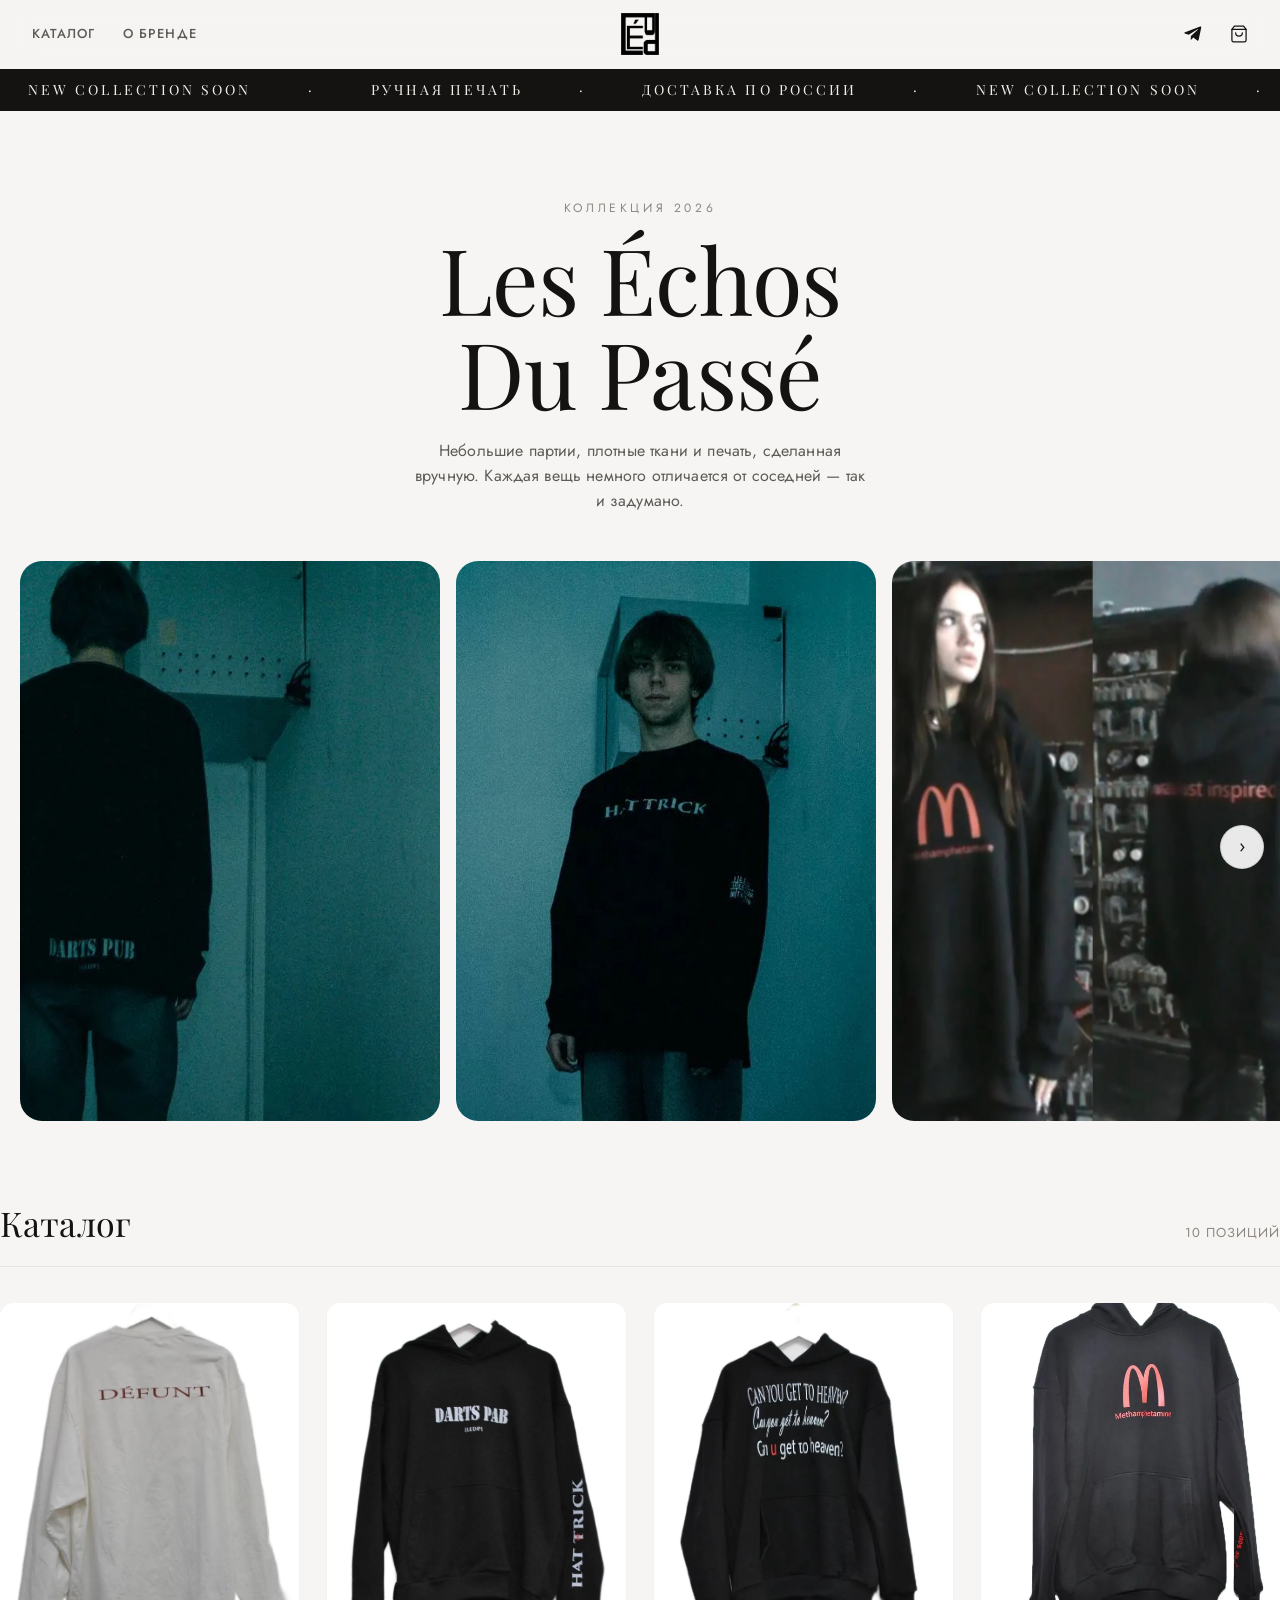
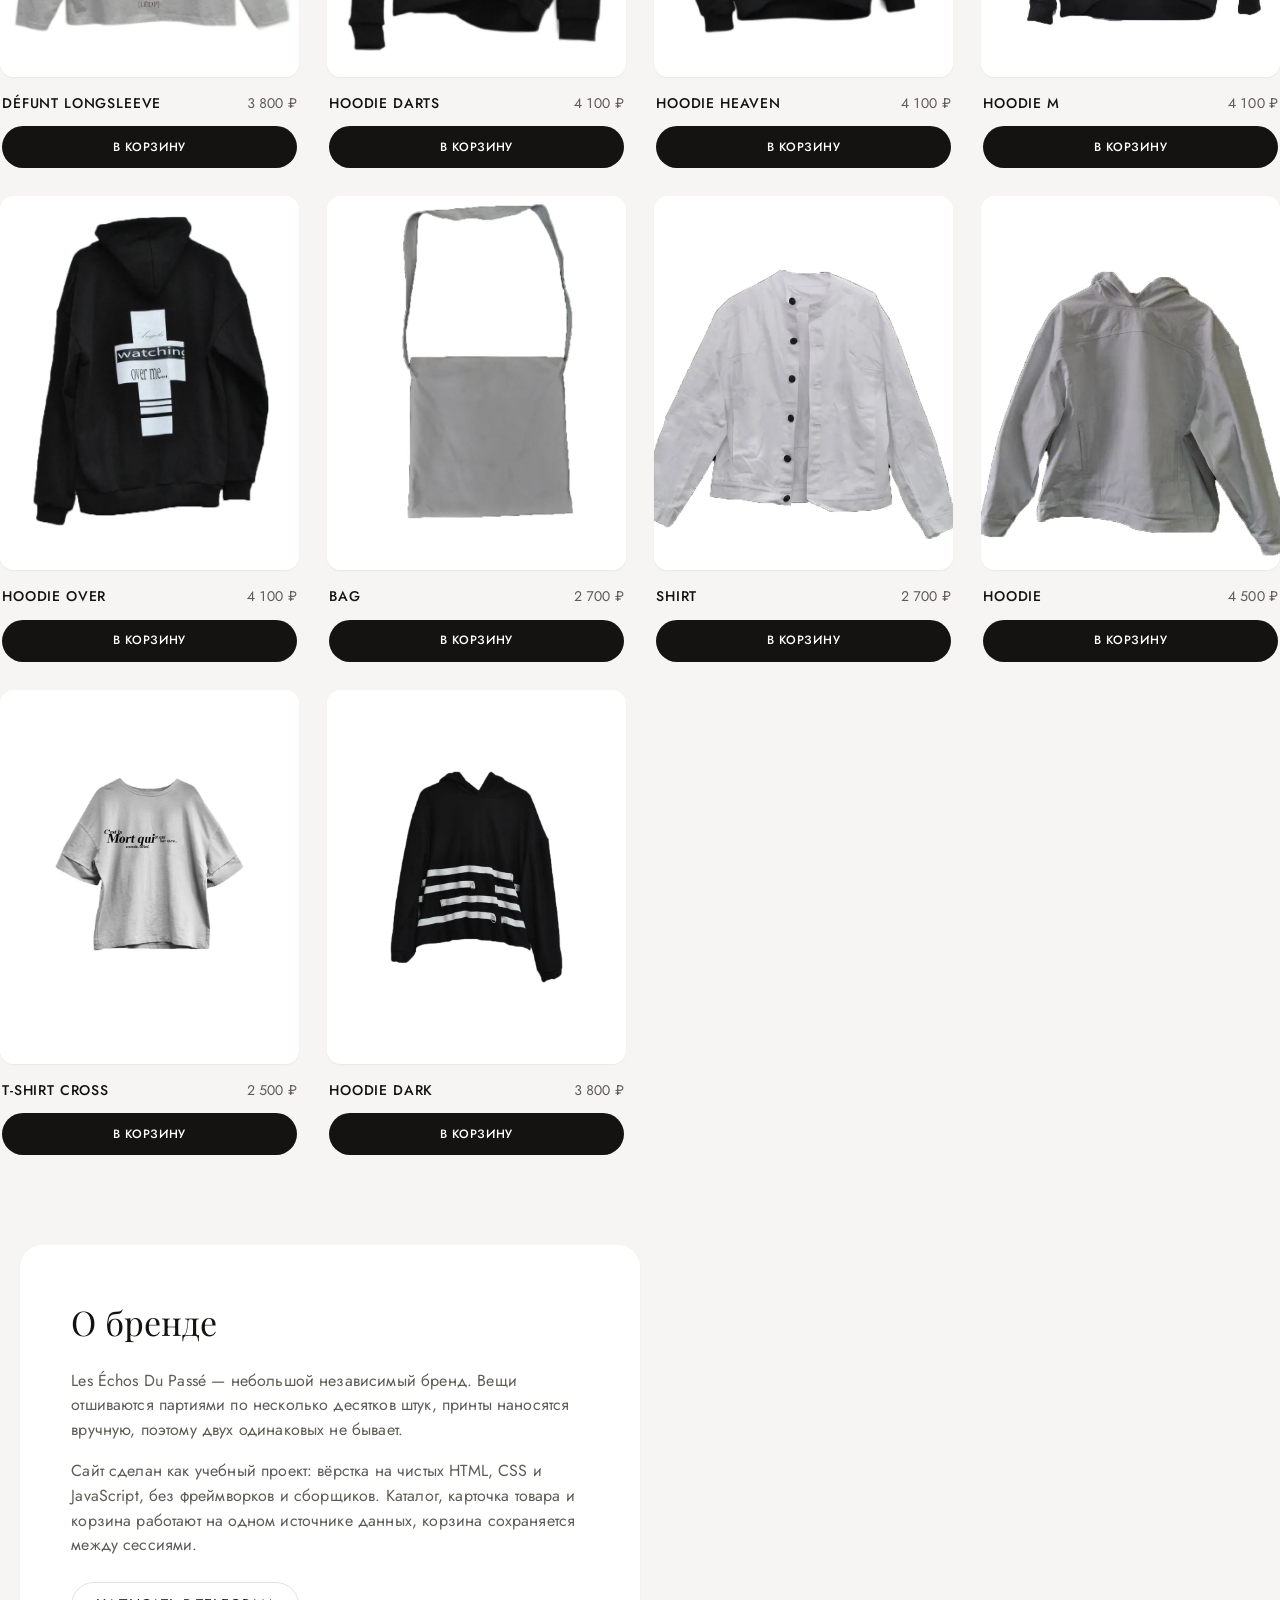
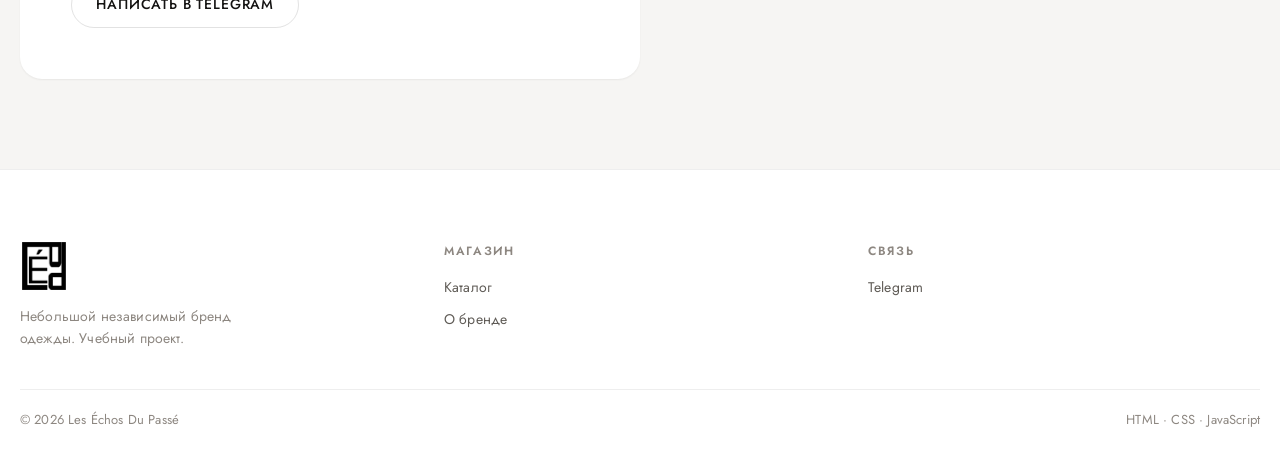
<file: index.html>
<!DOCTYPE html>
<html lang="ru">
<head>
  <meta charset="UTF-8">
  <meta name="viewport" content="width=device-width, initial-scale=1.0">
  <title>Les Échos Du Passé — интернет-магазин одежды</title>
  <meta name="description" content="Учебный интернет-магазин одежды: каталог, страница товара и корзина с сохранением между сессиями. Вёрстка на HTML, CSS и чистом JavaScript.">
  <meta name="theme-color" content="#f6f5f3">
  <link rel="icon" href="images/logo.png">

  <link rel="stylesheet" href="css/reset.css">
  <link rel="stylesheet" href="css/style.css">
  <link rel="stylesheet" href="css/cart.css">

  <link rel="preconnect" href="https://fonts.googleapis.com">
  <link rel="preconnect" href="https://fonts.gstatic.com" crossorigin>
  <link href="https://fonts.googleapis.com/css2?family=Jost:wght@300;400;500;600&family=Playfair+Display:wght@400;500&display=swap" rel="stylesheet">

  <!-- Порядок важен: сначала каталог товаров, потом всё остальное. -->
  <script src="js/products.js" defer></script>
  <script src="js/cart.js" defer></script>
  <script src="js/shop.js" defer></script>
  <script src="js/app.js" defer></script>
</head>

<body>
  <div class="preloader">
    <div>
      <img src="images/logo.png" alt="" class="preloader__logo" width="68" height="68">
      <div class="preloader__spinner"></div>
    </div>
  </div>

  <a class="skip-link" href="#catalog">К каталогу</a>

  <header class="site-header">
    <div class="shell site-header__inner">
      <nav class="site-nav" aria-label="Основная навигация">
        <a href="#catalog" class="site-nav__link">Каталог</a>
        <a href="#about" class="site-nav__link">О бренде</a>
      </nav>

      <a href="index.html" class="site-logo" aria-label="Les Échos Du Passé — на главную">
        <img src="images/logo.png" alt="Les Échos Du Passé" width="42" height="42">
      </a>

      <div class="site-actions">
        <a href="https://t.me/Yoiyumeo" class="icon-link" target="_blank" rel="noopener" aria-label="Telegram">
          <svg viewBox="0 0 24 24" fill="currentColor" aria-hidden="true">
            <path d="M21.9 4.3 18.8 19c-.2 1-.9 1.3-1.7.8l-4.7-3.5-2.3 2.2c-.3.3-.5.5-.9.5l.3-4.7 8.5-7.7c.4-.3-.1-.5-.6-.2L6.9 13 2.3 11.5c-1-.3-1-1 .2-1.5L20.6 3c.8-.3 1.5.2 1.3 1.3Z"/>
          </svg>
        </a>

        <button type="button" class="icon-link cart-button" id="cart-button" aria-label="Корзина пуста">
          <svg viewBox="0 0 24 24" fill="none" stroke="currentColor" stroke-width="1.5" stroke-linecap="round" stroke-linejoin="round" aria-hidden="true">
            <path d="M6.5 2.5 3.5 6.5v13a2 2 0 0 0 2 2h13a2 2 0 0 0 2-2v-13l-3-4Z"/>
            <path d="M3.5 6.5h17"/>
            <path d="M16 10.5a4 4 0 0 1-8 0"/>
          </svg>
          <span class="cart-counter is-empty">0</span>
        </button>
      </div>
    </div>
  </header>

  <div class="marquee" aria-hidden="true">
    <div class="marquee__track">
      <span>New collection soon</span><span>·</span><span>Ручная печать</span><span>·</span>
      <span>Доставка по России</span><span>·</span>
      <span>New collection soon</span><span>·</span><span>Ручная печать</span><span>·</span>
      <span>Доставка по России</span><span>·</span>
    </div>
  </div>

  <section class="hero shell">
    <p class="hero__eyebrow">Коллекция 2026</p>
    <h1 class="hero__title">Les Échos<br>Du Passé</h1>
    <p class="hero__text">Небольшие партии, плотные ткани и печать, сделанная вручную. Каждая вещь немного отличается от соседней — так и задумано.</p>
  </section>

  <section class="slider" data-slider aria-label="Фотографии коллекции">
    <div class="slider__track" data-slider-track>
      <div class="slide"><img src="images/look-1.webp" alt="Образ из коллекции 1" loading="lazy"></div>
      <div class="slide"><img src="images/look-2.webp" alt="Образ из коллекции 2" loading="lazy"></div>
      <div class="slide"><img src="images/look-3.webp" alt="Образ из коллекции 3" loading="lazy"></div>
      <div class="slide"><img src="images/look-4.webp" alt="Образ из коллекции 4" loading="lazy"></div>
      <div class="slide"><img src="images/look-5.webp" alt="Образ из коллекции 5" loading="lazy"></div>
      <div class="slide"><img src="images/look-6.webp" alt="Образ из коллекции 6" loading="lazy"></div>
      <div class="slide"><img src="images/look-7.webp" alt="Образ из коллекции 7" loading="lazy"></div>
      <div class="slide"><img src="images/look-8.webp" alt="Образ из коллекции 8" loading="lazy"></div>
      <div class="slide"><img src="images/look-9.webp" alt="Образ из коллекции 9" loading="lazy"></div>
    </div>
    <button class="slider__nav slider__nav--prev" type="button" data-slider-prev aria-label="Назад">‹</button>
    <button class="slider__nav slider__nav--next" type="button" data-slider-next aria-label="Вперёд">›</button>
  </section>

  <main>
    <section class="catalog shell" id="catalog">
      <div class="section-head">
        <h2 class="section-title">Каталог</h2>
        <p class="section-meta" data-catalog-count></p>
      </div>

      <div class="grid" id="catalog-grid">
        <noscript><p>Для просмотра каталога включите JavaScript.</p></noscript>
      </div>
    </section>

    <section class="about shell" id="about">
      <div class="about__inner">
        <h2 class="section-title">О бренде</h2>
        <p>Les Échos Du Passé — небольшой независимый бренд. Вещи отшиваются партиями по несколько десятков штук, принты наносятся вручную, поэтому двух одинаковых не бывает.</p>
        <p>Сайт сделан как учебный проект: вёрстка на чистых HTML, CSS и JavaScript, без фреймворков и сборщиков. Каталог, карточка товара и корзина работают на одном источнике данных, корзина сохраняется между сессиями.</p>
        <a class="btn btn--ghost" href="https://t.me/Yoiyumeo" target="_blank" rel="noopener">Написать в Telegram</a>
      </div>
    </section>
  </main>

  <footer class="site-footer">
    <div class="shell">
      <div class="site-footer__cols">
        <div class="site-footer__brand">
          <img src="images/logo.png" alt="Les Échos Du Passé" width="48" height="48">
          <p>Небольшой независимый бренд одежды. Учебный проект.</p>
        </div>

        <div>
          <h3>Магазин</h3>
          <ul>
            <li><a href="#catalog">Каталог</a></li>
            <li><a href="#about">О бренде</a></li>
          </ul>
        </div>

        <div>
          <h3>Связь</h3>
          <ul>
            <li><a href="https://t.me/Yoiyumeo" target="_blank" rel="noopener">Telegram</a></li>
          </ul>
        </div>
      </div>

      <div class="site-footer__bottom">
        <span>© 2026 Les Échos Du Passé</span>
        <span>HTML · CSS · JavaScript</span>
      </div>
    </div>
  </footer>
</body>
</html>
</file>
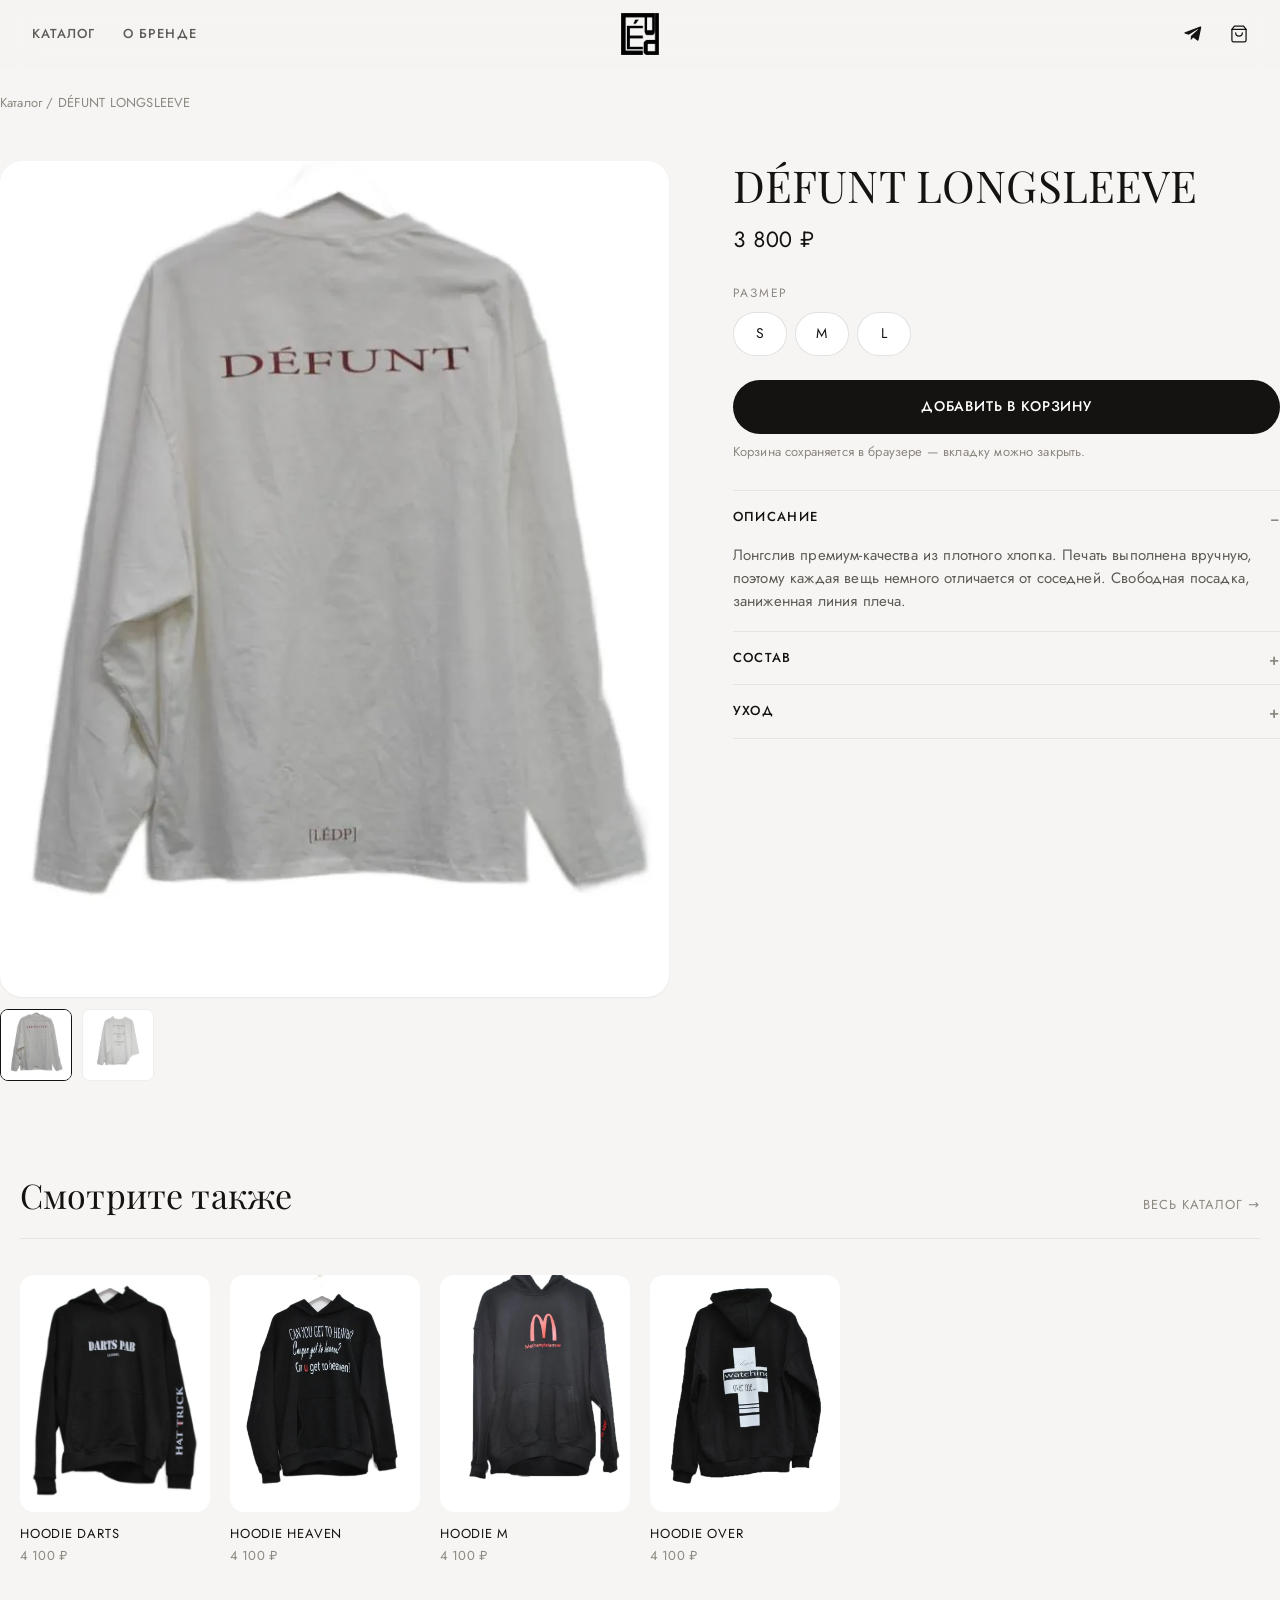
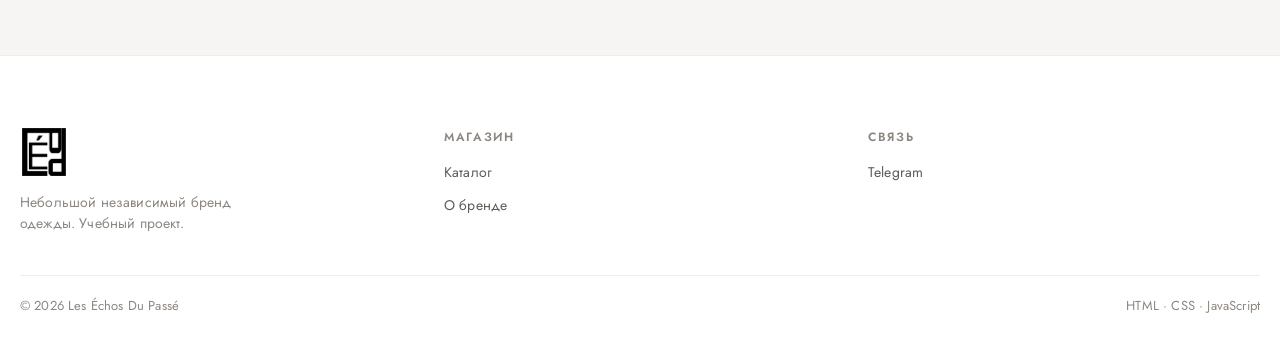
<file: product.html>
<!DOCTYPE html>
<html lang="ru">
<head>
  <meta charset="UTF-8">
  <meta name="viewport" content="width=device-width, initial-scale=1.0">
  <title>Товар — Les Échos Du Passé</title>
  <meta name="description" content="Карточка товара интернет-магазина Les Échos Du Passé.">
  <meta name="theme-color" content="#f6f5f3">
  <link rel="icon" href="images/logo.png">

  <link rel="stylesheet" href="css/reset.css">
  <link rel="stylesheet" href="css/style.css">
  <link rel="stylesheet" href="css/cart.css">

  <link rel="preconnect" href="https://fonts.googleapis.com">
  <link rel="preconnect" href="https://fonts.gstatic.com" crossorigin>
  <link href="https://fonts.googleapis.com/css2?family=Jost:wght@300;400;500;600&family=Playfair+Display:wght@400;500&display=swap" rel="stylesheet">

  <script src="js/products.js" defer></script>
  <script src="js/cart.js" defer></script>
  <script src="js/product.js" defer></script>
  <script src="js/app.js" defer></script>
</head>

<body>
  <header class="site-header">
    <div class="shell site-header__inner">
      <nav class="site-nav" aria-label="Основная навигация">
        <a href="index.html#catalog" class="site-nav__link">Каталог</a>
        <a href="index.html#about" class="site-nav__link">О бренде</a>
      </nav>

      <a href="index.html" class="site-logo" aria-label="Les Échos Du Passé — на главную">
        <img src="images/logo.png" alt="Les Échos Du Passé" width="42" height="42">
      </a>

      <div class="site-actions">
        <a href="https://t.me/Yoiyumeo" class="icon-link" target="_blank" rel="noopener" aria-label="Telegram">
          <svg viewBox="0 0 24 24" fill="currentColor" aria-hidden="true">
            <path d="M21.9 4.3 18.8 19c-.2 1-.9 1.3-1.7.8l-4.7-3.5-2.3 2.2c-.3.3-.5.5-.9.5l.3-4.7 8.5-7.7c.4-.3-.1-.5-.6-.2L6.9 13 2.3 11.5c-1-.3-1-1 .2-1.5L20.6 3c.8-.3 1.5.2 1.3 1.3Z"/>
          </svg>
        </a>

        <button type="button" class="icon-link cart-button" id="cart-button" aria-label="Корзина пуста">
          <svg viewBox="0 0 24 24" fill="none" stroke="currentColor" stroke-width="1.5" stroke-linecap="round" stroke-linejoin="round" aria-hidden="true">
            <path d="M6.5 2.5 3.5 6.5v13a2 2 0 0 0 2 2h13a2 2 0 0 0 2-2v-13l-3-4Z"/>
            <path d="M3.5 6.5h17"/>
            <path d="M16 10.5a4 4 0 0 1-8 0"/>
          </svg>
          <span class="cart-counter is-empty">0</span>
        </button>
      </div>
    </div>
  </header>

  <nav class="breadcrumbs shell" aria-label="Хлебные крошки">
    <a href="index.html#catalog">Каталог</a> <span aria-hidden="true">/</span> <span data-crumb>Товар</span>
  </nav>

  <main class="product shell" data-product>
    <div class="product__gallery">
      <img src="" alt="" class="product__image">
    </div>

    <div class="product__info">
      <h1 class="product__title">Товар</h1>
      <p class="product__price">—</p>

      <div class="product__sizes"></div>

      <button class="btn btn--primary product__add" type="button" data-add-to-cart data-id="">
        Добавить в корзину
      </button>
      <p class="product__hint">Корзина сохраняется в браузере — вкладку можно закрыть.</p>

      <div class="product__details"></div>
    </div>
  </main>

  <section class="related shell">
    <div class="section-head">
      <h2 class="section-title">Смотрите также</h2>
      <p class="section-meta"><a href="index.html#catalog">Весь каталог →</a></p>
    </div>
    <div class="related__grid"></div>
  </section>

  <footer class="site-footer">
    <div class="shell">
      <div class="site-footer__cols">
        <div class="site-footer__brand">
          <img src="images/logo.png" alt="Les Échos Du Passé" width="48" height="48">
          <p>Небольшой независимый бренд одежды. Учебный проект.</p>
        </div>

        <div>
          <h3>Магазин</h3>
          <ul>
            <li><a href="index.html#catalog">Каталог</a></li>
            <li><a href="index.html#about">О бренде</a></li>
          </ul>
        </div>

        <div>
          <h3>Связь</h3>
          <ul>
            <li><a href="https://t.me/Yoiyumeo" target="_blank" rel="noopener">Telegram</a></li>
          </ul>
        </div>
      </div>

      <div class="site-footer__bottom">
        <span>© 2026 Les Échos Du Passé</span>
        <span>HTML · CSS · JavaScript</span>
      </div>
    </div>
  </footer>
</body>
</html>
</file>
<file: css/style.css>
/* ============================================================
   shop.css — оформление магазина Les Échos Du Passé

   Этот файл полностью заменяет style.css на страницах магазина.
   Раньше shop.html подключал общий style.css, в котором лежали
   стили сразу всех страниц сайта: селекторы .main, .wrapper и
   .menu-text переопределяли друг друга по несколько раз.
   Здесь стили только магазина и ничего лишнего.

   Структура файла:
     1. Токены и база
     2. Кнопки
     3. Шапка
     4. Бегущая строка и обложка
     5. Слайдер
     6. Каталог
     7. Страница товара
     8. Футер
     9. Прелоадер
   ============================================================ */

/* ==========================================================
   1. Токены и база
   ========================================================== */

:root {
  --bg:          #f6f5f3;
  --surface:     #ffffff;
  --surface-alt: #efedea;
  --ink:         #141312;
  --ink-2:       #5f5b56;
  --ink-3:       #8d8781;
  --line:        rgba(20, 19, 18, 0.12);
  --line-soft:   rgba(20, 19, 18, 0.07);
  --accent:      #8a2b2b;
  --accent-soft: rgba(138, 43, 43, 0.10);

  --radius-sm: 8px;
  --radius:    14px;
  --radius-lg: 22px;

  --shadow-sm: 0 1px 2px rgba(20, 19, 18, 0.06);
  --shadow-md: 0 10px 30px rgba(20, 19, 18, 0.10);
  --shadow-lg: 0 24px 60px rgba(20, 19, 18, 0.16);

  --ease: cubic-bezier(0.4, 0, 0.2, 1);
  --header-h: 68px;

  --font-body: 'Jost', 'Quicksand', system-ui, -apple-system, 'Segoe UI', sans-serif;
  --font-display: 'Playfair Display', Georgia, 'Times New Roman', serif;

  color-scheme: light;
}

html {
  scroll-behavior: smooth;
  -webkit-text-size-adjust: 100%;
}

body {
  min-height: 100%;
  margin: 0;
  background: var(--bg);
  color: var(--ink);
  font-family: var(--font-body);
  font-size: 16px;
  line-height: 1.55;
  letter-spacing: 0.01em;
  -webkit-font-smoothing: antialiased;
}

body.is-cart-open {
  overflow: hidden;
}

img {
  max-width: 100%;
  display: block;
}

a {
  color: inherit;
  text-decoration: none;
}

.shell {
  width: 100%;
  max-width: 1320px;
  margin: 0 auto;
  padding-inline: 20px;
}

/* Липкая шапка не должна перекрывать заголовок при переходе по якорю */
[id] {
  scroll-margin-top: calc(var(--header-h) + 20px);
}

.visually-hidden {
  position: absolute;
  width: 1px;
  height: 1px;
  margin: -1px;
  padding: 0;
  overflow: hidden;
  clip: rect(0 0 0 0);
  white-space: nowrap;
  border: 0;
}

:focus-visible {
  outline: 2px solid var(--accent);
  outline-offset: 3px;
  border-radius: 4px;
}

/* Ссылка «к содержимому» для навигации с клавиатуры */
.skip-link {
  position: absolute;
  left: 50%;
  top: 8px;
  z-index: 1000;
  padding: 10px 18px;
  border-radius: 100px;
  background: var(--ink);
  color: #fff;
  font-size: 13px;
  transform: translate(-50%, -200%);
  transition: transform 0.2s var(--ease);
}

.skip-link:focus {
  transform: translate(-50%, 0);
}

/* ==========================================================
   2. Кнопки
   ========================================================== */

.btn {
  display: inline-flex;
  align-items: center;
  justify-content: center;
  gap: 8px;
  min-height: 46px;
  padding: 0 24px;
  border: 1px solid transparent;
  border-radius: 100px;
  background: none;
  font: inherit;
  font-size: 14px;
  font-weight: 500;
  letter-spacing: 0.06em;
  text-transform: uppercase;
  cursor: pointer;
  transition: background-color 0.25s var(--ease), color 0.25s var(--ease),
              border-color 0.25s var(--ease), transform 0.15s var(--ease);
}

.btn:active {
  transform: translateY(1px);
}

.btn--primary {
  background: var(--ink);
  color: #fff;
}

.btn--primary:hover {
  background: var(--accent);
}

.btn--primary:disabled {
  background: var(--ink-3);
  cursor: not-allowed;
}

.btn--ghost {
  border-color: var(--line);
  color: var(--ink);
}

.btn--ghost:hover {
  border-color: var(--ink);
  background: var(--surface);
}

.btn.is-added {
  background: var(--accent);
}

/* ==========================================================
   3. Шапка
   ========================================================== */

.site-header {
  position: sticky;
  top: 0;
  z-index: 900;
  background: rgba(246, 245, 243, 0.82);
  backdrop-filter: blur(14px) saturate(1.4);
  -webkit-backdrop-filter: blur(14px) saturate(1.4);
  border-bottom: 1px solid transparent;
  transition: border-color 0.3s var(--ease), background-color 0.3s var(--ease);
}

.site-header.is-stuck {
  border-bottom-color: var(--line-soft);
  background: rgba(246, 245, 243, 0.94);
}

.site-header__inner {
  display: grid;
  grid-template-columns: 1fr auto 1fr;
  align-items: center;
  gap: 16px;
  min-height: var(--header-h);
}

.site-nav {
  display: flex;
  align-items: center;
  gap: 4px;
  overflow-x: auto;
  scrollbar-width: none;
}

.site-nav::-webkit-scrollbar {
  display: none;
}

.site-nav__link {
  position: relative;
  padding: 8px 12px;
  font-size: 13px;
  font-weight: 500;
  letter-spacing: 0.08em;
  text-transform: uppercase;
  white-space: nowrap;
  color: var(--ink-2);
  transition: color 0.25s var(--ease);
}

.site-nav__link::after {
  content: '';
  position: absolute;
  left: 12px;
  right: 12px;
  bottom: 2px;
  height: 1px;
  background: currentColor;
  transform: scaleX(0);
  transform-origin: left;
  transition: transform 0.3s var(--ease);
}

.site-nav__link:hover,
.site-nav__link.is-active {
  color: var(--ink);
}

.site-nav__link:hover::after,
.site-nav__link.is-active::after {
  transform: scaleX(1);
}

.site-logo {
  justify-self: center;
  display: block;
}

.site-logo img {
  width: 42px;
  height: 42px;
  object-fit: contain;
}

.site-actions {
  justify-self: end;
  display: flex;
  align-items: center;
  gap: 4px;
}

.icon-link {
  display: inline-flex;
  align-items: center;
  justify-content: center;
  width: 42px;
  height: 42px;
  border-radius: 50%;
  transition: background-color 0.25s var(--ease);
}

.icon-link:hover {
  background: var(--surface-alt);
}

.icon-link img,
.icon-link svg {
  width: 20px;
  height: 20px;
  object-fit: contain;
}

.cart-button {
  position: relative;
}

.cart-counter {
  position: absolute;
  top: 3px;
  right: 2px;
  min-width: 18px;
  height: 18px;
  padding: 0 5px;
  display: grid;
  place-items: center;
  border-radius: 100px;
  background: var(--accent);
  color: #fff;
  font-size: 11px;
  font-weight: 600;
  line-height: 1;
  transition: transform 0.25s var(--ease), opacity 0.25s var(--ease);
}

.cart-counter.is-empty {
  opacity: 0;
  transform: scale(0.6);
}

/* ==========================================================
   4. Бегущая строка и обложка
   ========================================================== */

.marquee {
  overflow: hidden;
  background: var(--ink);
  color: #f2efe9;
}

.marquee__track {
  display: flex;
  width: max-content;
  animation: marquee 32s linear infinite;
}

.marquee__track span {
  padding: 10px 28px;
  font-family: var(--font-display);
  font-size: 14px;
  letter-spacing: 0.22em;
  text-transform: uppercase;
  white-space: nowrap;
}

@keyframes marquee {
  from { transform: translateX(0); }
  to   { transform: translateX(-50%); }
}

@media (prefers-reduced-motion: reduce) {
  .marquee__track { animation: none; }
}

.hero {
  padding: clamp(40px, 7vw, 88px) 0 clamp(28px, 4vw, 48px);
  text-align: center;
}

.hero__eyebrow {
  margin: 0 0 14px;
  font-size: 12px;
  letter-spacing: 0.3em;
  text-transform: uppercase;
  color: var(--ink-3);
}

.hero__title {
  margin: 0;
  font-family: var(--font-display);
  font-size: clamp(38px, 8vw, 92px);
  font-weight: 400;
  line-height: 1.02;
  letter-spacing: -0.01em;
}

.hero__text {
  margin: 20px auto 0;
  max-width: 46ch;
  color: var(--ink-2);
  font-size: 16px;
}

/* ==========================================================
   5. Слайдер (scroll-snap, работает свайпом)
   ========================================================== */

.slider {
  position: relative;
  padding-bottom: 12px;
}

.slider__track {
  display: flex;
  column-gap: 16px;
  overflow-x: auto;
  scroll-snap-type: x mandatory;
  scroll-padding-inline: 20px;
  padding-inline: 20px;
  scrollbar-width: none;
  -webkit-overflow-scrolling: touch;
}

.slider__track::-webkit-scrollbar {
  display: none;
}

.slide {
  flex: 0 0 clamp(240px, 40vw, 420px);
  scroll-snap-align: center;
  border-radius: var(--radius-lg);
  overflow: hidden;
  background: var(--surface-alt);
}

.slide img {
  width: 100%;
  aspect-ratio: 3 / 4;
  object-fit: cover;
  transition: transform 0.8s var(--ease);
}

.slide:hover img {
  transform: scale(1.04);
}

.slider__nav {
  position: absolute;
  top: 50%;
  z-index: 3;
  width: 44px;
  height: 44px;
  display: grid;
  place-items: center;
  border: 1px solid var(--line);
  border-radius: 50%;
  background: rgba(255, 255, 255, 0.9);
  backdrop-filter: blur(8px);
  color: var(--ink);
  font-size: 18px;
  cursor: pointer;
  transform: translateY(-50%);
  transition: opacity 0.25s var(--ease), background-color 0.25s var(--ease);
}

.slider__nav:hover {
  background: #fff;
}

.slider__nav:disabled {
  opacity: 0;
  pointer-events: none;
}

.slider__nav--prev { left: 16px; }
.slider__nav--next { right: 16px; }

/* ==========================================================
   6. Каталог
   ========================================================== */

.catalog {
  padding: clamp(32px, 5vw, 64px) 0 clamp(48px, 7vw, 96px);
}

.section-head {
  display: flex;
  flex-wrap: wrap;
  align-items: baseline;
  justify-content: space-between;
  gap: 12px;
  margin-bottom: clamp(20px, 3vw, 36px);
  padding-bottom: 16px;
  border-bottom: 1px solid var(--line-soft);
}

.section-title {
  margin: 0;
  font-family: var(--font-display);
  font-size: clamp(24px, 3.4vw, 34px);
  font-weight: 400;
}

.section-meta {
  margin: 0;
  color: var(--ink-3);
  font-size: 13px;
  letter-spacing: 0.08em;
  text-transform: uppercase;
}

.grid {
  display: grid;
  grid-template-columns: repeat(auto-fill, minmax(240px, 1fr));
  gap: clamp(16px, 2.2vw, 30px);
}

.card {
  position: relative;
  display: flex;
  flex-direction: column;
}

.card__media {
  position: relative;
  display: block;
  overflow: hidden;
  border-radius: var(--radius);
  background: var(--surface);
  box-shadow: var(--shadow-sm);
}

.card__img {
  width: 100%;
  aspect-ratio: 4 / 5;
  object-fit: cover;
  transition: transform 0.7s var(--ease), opacity 0.45s var(--ease);
}

.card__img--hover {
  position: absolute;
  inset: 0;
  opacity: 0;
}

.card:hover .card__img--hover {
  opacity: 1;
}

.card:hover .card__img {
  transform: scale(1.03);
}

.card__body {
  display: flex;
  align-items: baseline;
  justify-content: space-between;
  gap: 12px;
  padding: 16px 2px 0;
}

.card__name {
  margin: 0;
  font-size: 14px;
  font-weight: 500;
  letter-spacing: 0.06em;
  text-transform: uppercase;
}

.card__price {
  margin: 0;
  color: var(--ink-2);
  font-size: 14px;
  white-space: nowrap;
  font-variant-numeric: tabular-nums;
}

.card__actions {
  position: relative;
  margin-top: 12px;
  padding: 0 2px;
}

.card__buy {
  width: 100%;
  min-height: 42px;
  font-size: 12px;
}

.card__sizes {
  position: absolute;
  inset: 0;
  display: flex;
  gap: 6px;
  opacity: 0;
  pointer-events: none;
  transform: translateY(6px);
  transition: opacity 0.25s var(--ease), transform 0.25s var(--ease);
}

.card.is-choosing .card__sizes {
  opacity: 1;
  pointer-events: auto;
  transform: none;
}

.card.is-choosing .card__buy {
  opacity: 0;
  pointer-events: none;
}

.card__size {
  flex: 1;
  min-height: 42px;
  border: 1px solid var(--line);
  border-radius: 100px;
  background: var(--surface);
  font: inherit;
  font-size: 13px;
  font-weight: 500;
  cursor: pointer;
  transition: background-color 0.2s var(--ease), color 0.2s var(--ease),
              border-color 0.2s var(--ease);
}

.card__size:hover {
  background: var(--ink);
  border-color: var(--ink);
  color: #fff;
}

.card.needs-size .card__buy {
  border-color: var(--accent);
  color: var(--accent);
}

/* ==========================================================
   6b. Блок «О бренде»
   ========================================================== */

.about {
  padding-bottom: clamp(48px, 7vw, 96px);
}

.about__inner {
  max-width: 62ch;
  padding: clamp(28px, 4vw, 52px);
  border-radius: var(--radius-lg);
  background: var(--surface);
  box-shadow: var(--shadow-sm);
}

.about__inner .section-title {
  margin-bottom: 20px;
}

.about__inner p {
  margin-bottom: 16px;
  color: var(--ink-2);
}

.about__inner .btn {
  margin-top: 8px;
}

/* ==========================================================
   7. Страница товара
   ========================================================== */

.breadcrumbs {
  padding: 24px 0 0;
  font-size: 13px;
  color: var(--ink-3);
}

.breadcrumbs a:hover {
  color: var(--ink);
  text-decoration: underline;
}

.product {
  display: grid;
  grid-template-columns: minmax(0, 1.1fr) minmax(0, 0.9fr);
  gap: clamp(24px, 5vw, 72px);
  align-items: start;
  padding: clamp(24px, 4vw, 48px) 0 clamp(48px, 7vw, 88px);
}

@media (max-width: 880px) {
  .product {
    grid-template-columns: 1fr;
  }
}

.product__gallery {
  position: sticky;
  top: calc(var(--header-h) + 20px);
}

@media (max-width: 880px) {
  .product__gallery { position: static; }
}

.product__image {
  width: 100%;
  aspect-ratio: 4 / 5;
  object-fit: cover;
  border-radius: var(--radius-lg);
  background: var(--surface);
  box-shadow: var(--shadow-sm);
}

.product__thumbs {
  display: flex;
  gap: 10px;
  margin-top: 12px;
}

.product__thumb {
  width: 72px;
  padding: 0;
  border: 1px solid var(--line-soft);
  border-radius: var(--radius-sm);
  overflow: hidden;
  background: var(--surface);
  cursor: pointer;
  transition: border-color 0.25s var(--ease);
}

.product__thumb.is-active,
.product__thumb:hover {
  border-color: var(--ink);
}

.product__thumb img {
  width: 100%;
  aspect-ratio: 1;
  object-fit: cover;
}

.product__title {
  margin: 0;
  font-family: var(--font-display);
  font-size: clamp(28px, 4vw, 44px);
  font-weight: 400;
  line-height: 1.1;
}

.product__price {
  margin: 12px 0 28px;
  font-size: 22px;
  font-variant-numeric: tabular-nums;
}

.product__label {
  display: block;
  margin-bottom: 10px;
  font-size: 12px;
  letter-spacing: 0.14em;
  text-transform: uppercase;
  color: var(--ink-3);
}

.size-picker {
  display: flex;
  flex-wrap: wrap;
  gap: 8px;
}

.size-picker__item {
  min-width: 54px;
  min-height: 44px;
  padding: 0 14px;
  border: 1px solid var(--line);
  border-radius: 100px;
  background: var(--surface);
  font: inherit;
  font-size: 14px;
  cursor: pointer;
  transition: background-color 0.2s var(--ease), color 0.2s var(--ease),
              border-color 0.2s var(--ease);
}

.size-picker__item:hover {
  border-color: var(--ink);
}

.size-picker__item.is-active {
  background: var(--ink);
  border-color: var(--ink);
  color: #fff;
}

.product__onesize {
  margin: 0;
  color: var(--ink-2);
  font-size: 14px;
}

[data-product].needs-size .size-picker__item {
  border-color: var(--accent);
}

[data-product].needs-size .product__label {
  color: var(--accent);
}

.product__add {
  width: 100%;
  min-height: 54px;
  margin: 24px 0 8px;
}

.product__hint {
  margin: 0 0 28px;
  font-size: 13px;
  color: var(--ink-3);
}

.accordion {
  border-top: 1px solid var(--line-soft);
}

.accordion:last-of-type {
  border-bottom: 1px solid var(--line-soft);
}

.accordion__head {
  padding: 16px 0;
  font-size: 13px;
  font-weight: 500;
  letter-spacing: 0.1em;
  text-transform: uppercase;
  cursor: pointer;
  list-style: none;
}

.accordion__head::-webkit-details-marker {
  display: none;
}

.accordion__head::after {
  content: '+';
  float: right;
  color: var(--ink-3);
  font-size: 16px;
}

.accordion[open] .accordion__head::after {
  content: '−';
}

.accordion__text {
  margin: 0 0 18px;
  color: var(--ink-2);
  font-size: 15px;
}

.product__missing {
  grid-column: 1 / -1;
  padding: 80px 0;
  text-align: center;
}

.product__missing h1 {
  font-family: var(--font-display);
  font-size: 32px;
  font-weight: 400;
  margin: 0 0 8px;
}

.product__missing p {
  color: var(--ink-2);
  margin: 0 0 24px;
}

/* Похожие товары */

.related {
  padding-bottom: clamp(48px, 7vw, 88px);
}

.related__grid {
  display: grid;
  grid-template-columns: repeat(auto-fill, minmax(180px, 1fr));
  gap: 20px;
}

.related__card img {
  width: 100%;
  aspect-ratio: 4 / 5;
  object-fit: cover;
  border-radius: var(--radius);
  background: var(--surface);
  transition: transform 0.5s var(--ease);
}

.related__card:hover img {
  transform: translateY(-4px);
}

.related__name {
  display: block;
  margin-top: 12px;
  font-size: 13px;
  letter-spacing: 0.06em;
  text-transform: uppercase;
}

.related__price {
  display: block;
  margin-top: 2px;
  color: var(--ink-3);
  font-size: 13px;
}

/* ==========================================================
   8. Футер
   ========================================================== */

.site-footer {
  border-top: 1px solid var(--line-soft);
  background: var(--surface);
  padding: clamp(40px, 6vw, 72px) 0 32px;
}

.site-footer__cols {
  display: grid;
  grid-template-columns: repeat(auto-fit, minmax(160px, 1fr));
  gap: 32px;
}

.site-footer__brand img {
  width: 48px;
  height: 48px;
  object-fit: contain;
}

.site-footer__brand p {
  margin: 16px 0 0;
  max-width: 28ch;
  color: var(--ink-3);
  font-size: 14px;
}

.site-footer h3 {
  margin: 0 0 14px;
  font-size: 12px;
  font-weight: 600;
  letter-spacing: 0.14em;
  text-transform: uppercase;
  color: var(--ink-3);
}

.site-footer ul {
  margin: 0;
  padding: 0;
  list-style: none;
}

.site-footer li + li {
  margin-top: 8px;
}

.site-footer a {
  color: var(--ink-2);
  font-size: 14px;
  transition: color 0.2s var(--ease);
}

.site-footer a:hover {
  color: var(--ink);
}

.site-footer__bottom {
  margin-top: 40px;
  padding-top: 20px;
  border-top: 1px solid var(--line-soft);
  color: var(--ink-3);
  font-size: 13px;
  display: flex;
  flex-wrap: wrap;
  gap: 8px 20px;
  justify-content: space-between;
}

/* ==========================================================
   9. Прелоадер
   ========================================================== */

.preloader {
  position: fixed;
  inset: 0;
  z-index: 9999;
  display: grid;
  place-items: center;
  background: var(--bg);
  transition: opacity 0.5s var(--ease), visibility 0.5s var(--ease);
}

.preloader.is-hidden {
  opacity: 0;
  visibility: hidden;
}

.preloader__logo {
  width: 68px;
  height: 68px;
  object-fit: contain;
  margin-bottom: 22px;
}

.preloader__spinner {
  width: 34px;
  height: 34px;
  margin: 0 auto;
  border: 2px solid var(--line);
  border-top-color: var(--ink);
  border-radius: 50%;
  animation: spin 0.9s linear infinite;
}

@keyframes spin {
  to { transform: rotate(360deg); }
}

@media (prefers-reduced-motion: reduce) {
  html { scroll-behavior: auto; }
  .preloader__spinner { animation-duration: 3s; }
  * { transition-duration: 0.01ms !important; }
}

/* ==========================================================
   Мелкая адаптивность
   ========================================================== */

@media (max-width: 640px) {
  .site-header__inner {
    grid-template-columns: 1fr auto;
    grid-template-areas:
      'logo actions'
      'nav  nav';
    row-gap: 4px;
    padding-block: 8px;
  }

  .site-logo   { grid-area: logo; justify-self: start; }
  .site-actions{ grid-area: actions; }
  .site-nav    { grid-area: nav; margin-inline: -20px; padding-inline: 20px; }

  .grid {
    grid-template-columns: repeat(2, minmax(0, 1fr));
    gap: 12px;
  }

  .card__name,
  .card__price { font-size: 12px; }

  .card__body { flex-direction: column; gap: 2px; }

  .slider__nav { display: none; }
}
</file>
<file: css/cart.css>
/* ============================================================
   cart.css — боковая панель корзины и уведомление «добавлено».
   Разметку создаёт cart.js, поэтому панель одинаковая на всех
   страницах. Заменяет прежний css/modal.css, в котором одни и
   те же правила были продублированы трижды.
   ============================================================ */

/* ---------- Оверлей и панель ---------- */

.cart-drawer {
  position: fixed;
  inset: 0;
  z-index: 2000;
}

.cart-drawer[hidden] {
  display: none;
}

.cart-drawer__overlay {
  position: absolute;
  inset: 0;
  background: rgba(20, 19, 18, 0.45);
  backdrop-filter: blur(2px);
  opacity: 0;
  transition: opacity 0.28s var(--ease, ease);
}

.cart-drawer.is-open .cart-drawer__overlay {
  opacity: 1;
}

.cart-drawer__panel {
  position: absolute;
  top: 0;
  right: 0;
  display: flex;
  flex-direction: column;
  width: min(420px, 100%);
  height: 100%;
  background: var(--surface, #fff);
  box-shadow: -24px 0 60px rgba(20, 19, 18, 0.18);
  transform: translateX(100%);
  transition: transform 0.32s var(--ease, cubic-bezier(0.4, 0, 0.2, 1));
}

.cart-drawer.is-open .cart-drawer__panel {
  transform: none;
}

/* ---------- Шапка панели ---------- */

.cart-drawer__head {
  display: flex;
  align-items: center;
  justify-content: space-between;
  gap: 12px;
  padding: 22px 24px 18px;
  border-bottom: 1px solid var(--line-soft, rgba(0, 0, 0, 0.07));
}

.cart-drawer__title {
  margin: 0;
  font-size: 13px;
  font-weight: 600;
  letter-spacing: 0.14em;
  text-transform: uppercase;
}

.cart-drawer__close {
  width: 36px;
  height: 36px;
  display: grid;
  place-items: center;
  border: 0;
  border-radius: 50%;
  background: none;
  color: var(--ink-2, #5f5b56);
  font-size: 24px;
  line-height: 1;
  cursor: pointer;
  transition: background-color 0.2s ease, color 0.2s ease;
}

.cart-drawer__close:hover {
  background: var(--surface-alt, #efedea);
  color: var(--ink, #141312);
}

/* ---------- Список товаров ---------- */

.cart-drawer__body {
  flex: 1;
  overflow-y: auto;
  padding: 8px 24px;
  overscroll-behavior: contain;
}

.cart-line {
  display: grid;
  grid-template-columns: 76px 1fr auto;
  gap: 14px;
  padding: 18px 0;
  border-bottom: 1px solid var(--line-soft, rgba(0, 0, 0, 0.07));
}

.cart-line:last-child {
  border-bottom: 0;
}

.cart-line__img {
  width: 76px;
  aspect-ratio: 4 / 5;
  object-fit: cover;
  border-radius: 8px;
  background: var(--surface-alt, #efedea);
}

.cart-line__info {
  min-width: 0;
}

.cart-line__name {
  margin: 0 0 4px;
  font-size: 13px;
  font-weight: 500;
  letter-spacing: 0.05em;
  text-transform: uppercase;
  overflow-wrap: anywhere;
}

.cart-line__meta,
.cart-line__unit {
  margin: 0;
  color: var(--ink-3, #8d8781);
  font-size: 12px;
}

/* Количество */

.cart-line__qty {
  display: inline-flex;
  align-items: center;
  gap: 2px;
  margin-top: 10px;
  border: 1px solid var(--line, rgba(0, 0, 0, 0.12));
  border-radius: 100px;
  padding: 2px;
}

.cart-line__step {
  width: 28px;
  height: 28px;
  display: grid;
  place-items: center;
  border: 0;
  border-radius: 50%;
  background: none;
  font-size: 15px;
  line-height: 1;
  color: var(--ink, #141312);
  cursor: pointer;
  transition: background-color 0.2s ease;
}

.cart-line__step:hover {
  background: var(--surface-alt, #efedea);
}

.cart-line__count {
  min-width: 24px;
  text-align: center;
  font-size: 13px;
  font-variant-numeric: tabular-nums;
}

.cart-line__right {
  display: flex;
  flex-direction: column;
  align-items: flex-end;
  justify-content: flex-start;
  gap: 6px;
  text-align: right;
}

.cart-line__price {
  font-size: 14px;
  font-variant-numeric: tabular-nums;
  white-space: nowrap;
}

.cart-line__remove {
  border: 0;
  background: none;
  padding: 0;
  color: var(--ink-3, #8d8781);
  font: inherit;
  font-size: 12px;
  text-decoration: underline;
  text-underline-offset: 3px;
  cursor: pointer;
  transition: color 0.2s ease;
}

.cart-line__remove:hover {
  color: var(--accent, #8a2b2b);
}

/* ---------- Пустая корзина и подтверждение ---------- */

.cart-drawer__empty,
.cart-drawer__done {
  padding: 56px 8px;
  text-align: center;
  color: var(--ink-2, #5f5b56);
}

.cart-drawer__empty p,
.cart-drawer__done p {
  margin: 0 0 8px;
}

.cart-drawer__empty-hint {
  font-size: 13px;
  color: var(--ink-3, #8d8781);
  max-width: 30ch;
  margin-inline: auto;
}

.cart-drawer__done-mark {
  width: 48px;
  height: 48px;
  margin: 0 auto 16px;
  display: grid;
  place-items: center;
  border-radius: 50%;
  background: var(--accent-soft, rgba(138, 43, 43, 0.1));
  color: var(--accent, #8a2b2b);
  font-size: 22px;
}

.cart-drawer__done h3 {
  margin: 0 0 8px;
  font-size: 16px;
  font-weight: 500;
  color: var(--ink, #141312);
}

/* ---------- Итог и оформление ---------- */

.cart-drawer__foot {
  padding: 20px 24px calc(20px + env(safe-area-inset-bottom, 0px));
  border-top: 1px solid var(--line-soft, rgba(0, 0, 0, 0.07));
  background: var(--surface, #fff);
}

.cart-drawer__total {
  display: flex;
  align-items: baseline;
  justify-content: space-between;
  font-size: 13px;
  letter-spacing: 0.1em;
  text-transform: uppercase;
}

.cart-drawer__sum {
  font-size: 20px;
  letter-spacing: 0;
  text-transform: none;
  font-variant-numeric: tabular-nums;
}

.cart-drawer__note {
  margin: 4px 0 16px;
  color: var(--ink-3, #8d8781);
  font-size: 12px;
}

.cart-drawer__checkout {
  width: 100%;
  min-height: 52px;
  border: 0;
  border-radius: 100px;
  background: var(--ink, #141312);
  color: #fff;
  font: inherit;
  font-size: 13px;
  font-weight: 500;
  letter-spacing: 0.1em;
  text-transform: uppercase;
  cursor: pointer;
  transition: background-color 0.25s ease;
}

.cart-drawer__checkout:hover:not(:disabled) {
  background: var(--accent, #8a2b2b);
}

.cart-drawer__checkout:disabled {
  background: var(--ink-3, #8d8781);
  cursor: not-allowed;
}

/* ---------- Уведомление ---------- */

.cart-toast {
  position: fixed;
  left: 50%;
  bottom: 28px;
  z-index: 2100;
  max-width: min(92vw, 420px);
  padding: 12px 20px;
  border-radius: 100px;
  background: var(--ink, #141312);
  color: #fff;
  font-size: 13px;
  text-align: center;
  box-shadow: 0 12px 30px rgba(20, 19, 18, 0.25);
  opacity: 0;
  transform: translate(-50%, 14px);
  pointer-events: none;
  transition: opacity 0.25s ease, transform 0.25s ease;
}

.cart-toast.is-visible {
  opacity: 1;
  transform: translate(-50%, 0);
}

@media (max-width: 480px) {
  .cart-line {
    grid-template-columns: 64px 1fr;
  }

  .cart-line__img {
    width: 64px;
  }

  .cart-line__right {
    grid-column: 2;
    flex-direction: row;
    align-items: center;
    justify-content: space-between;
    width: 100%;
  }
}
</file>
